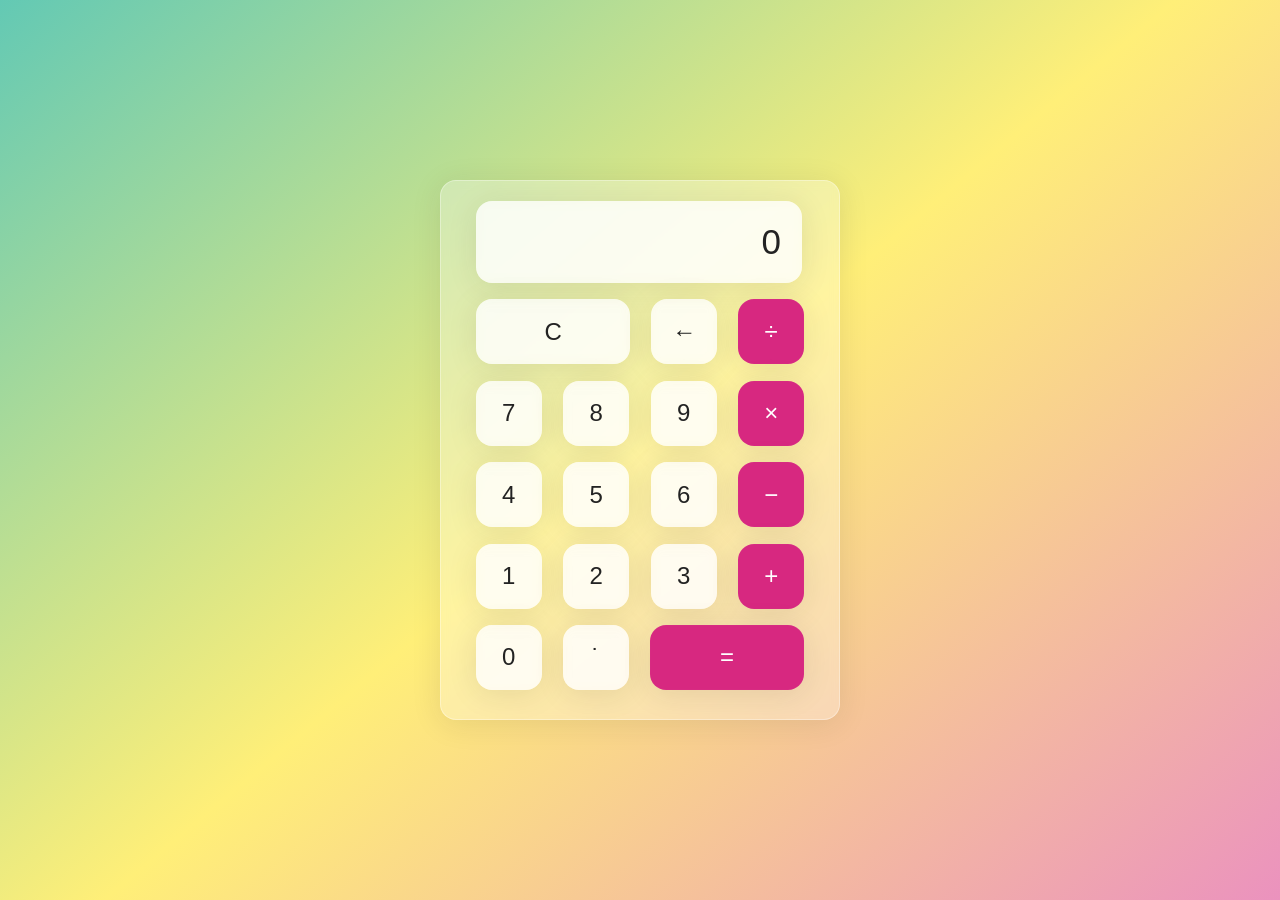
<file: 01_Calculator/index.html>
<!doctype html>
<html lang="en">
  <head>
    <meta charset="UTF-8" />
    <meta name="viewport" content="width=device-width, initial-scale=1.0" />
    <link rel="stylesheet" href="index.css" />
    <title>Calculator</title>
  </head>
  <body>
    <div class="wrapper">
      <section class="screen">0</section>
      <section class="calc-buttons">
        <div class="calc-button-row">
          <button class="calc-button double">C</button>
          <button class="calc-button">&larr;</button>
          <button class="calc-button">&divide;</button>
        </div>
        <div class="calc-button-row">
          <button class="calc-button">7</button>
          <button class="calc-button">8</button>
          <button class="calc-button">9</button>
          <button class="calc-button">&times;</button>
        </div>
        <div class="calc-button-row">
          <button class="calc-button">4</button>
          <button class="calc-button">5</button>
          <button class="calc-button">6</button>
          <button class="calc-button">&minus;</button>
        </div>
        <div class="calc-button-row">
          <button class="calc-button">1</button>
          <button class="calc-button">2</button>
          <button class="calc-button">3</button>
          <button class="calc-button">&plus;</button>
        </div>
        <div class="calc-button-row">
            <button class="calc-button">0</button>
            <button class="calc-button">&dot;</button>
            <button class="calc-button triple">&equals;</button>
        </div>
      </section>
    </div>
    <script type="module" src="index.js"></script>
  </body>
</html>
</file>
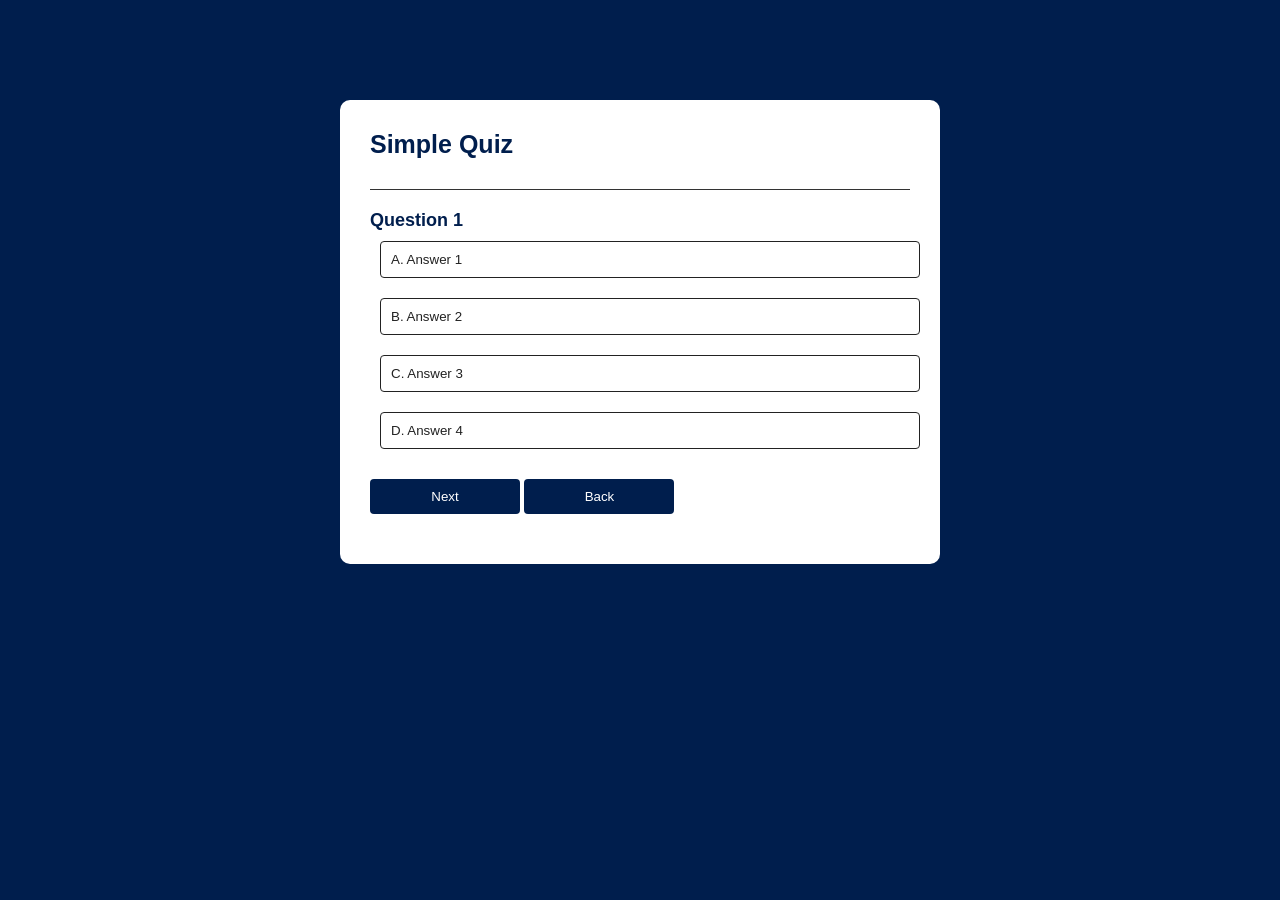
<file: 02_Quiz_App/index.html>
<!DOCTYPE html>
<html lang="en">
<head>
    <meta charset="UTF-8">
    <meta name="viewport" content="width=device-width, initial-scale=1.0">
    <link rel="stylesheet" href="style.css">
    <title>Quiz App</title>
</head>
<body>
    <div class="app">
        <h1>Simple Quiz</h1>
        <div class="quiz">
            <h2 id="question">Question goes here</h2>
            <div id="answer-buttons">
                <button class="btn">Answer 1</button>
                <button class="btn">Answer 2</button>
                <button class="btn">Answer 3</button>
                <button class="btn">Answer 4</button>
            </div>
            <button id="next-btn">Next</button>
            <button id="back-btn">Back</button>
        </div>
    </div>

    <script type="module" src="index.js"></script>
</body>
</html>
</file>
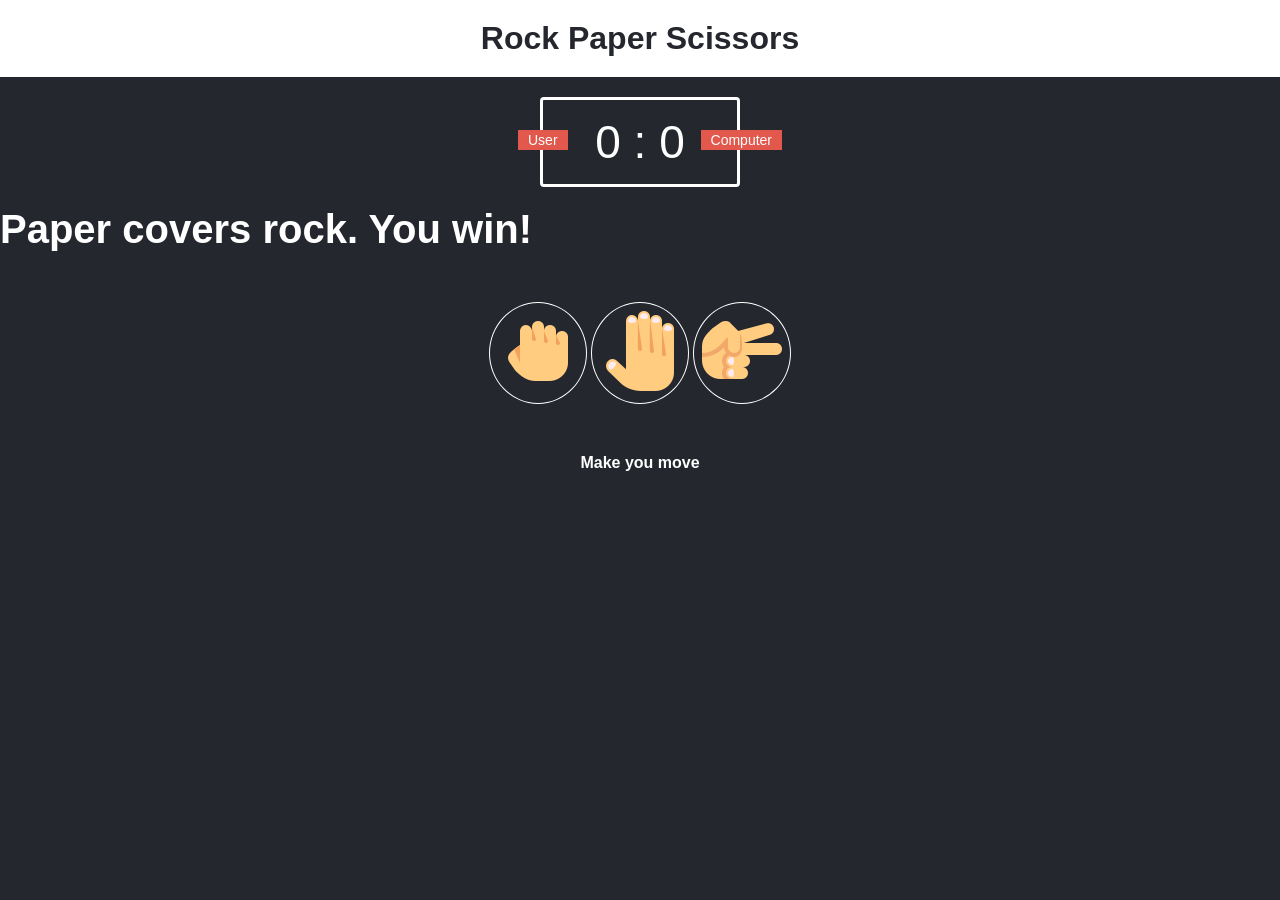
<file: 03_Rock_Paper_Scissors/index.html>
<!doctype html>
<html lang="en">
  <head>
    <meta charset="UTF-8" />
    <meta name="viewport" content="width=device-width, initial-scale=1.0" />
    <link rel="stylesheet" href="style.css">
    <title>Rock Paper Scissors</title>
  </head>
  <body>
    <header>
      <h1>Rock Paper Scissors</h1>
    </header>

    <div class="score-board">
      <div id="user-label" class="badge">User</div>
      <div id="computer-label" class="badge">Computer</div>
      <span id="user-score">0</span> : <span id="computer-score">0</span>
    </div>

    <div class="result">
      <p>Paper covers rock. You win!</p>
    </div>

    <div class="choices">
      <div class="choice" id="rock">
        <img src="./images/rock.png" alt="" />
      </div>
      <div class="choice" id="paper">
        <img src="./images/paper.png" alt="" />
      </div>
      <div class="choice" id="scissors">
        <img src="./images/scissors.png" alt="" />
      </div>
    </div>

    <p id="action-message">Make you move</p>

    <script type="module" src="index.js"></script>
  </body>
</html>
</file>
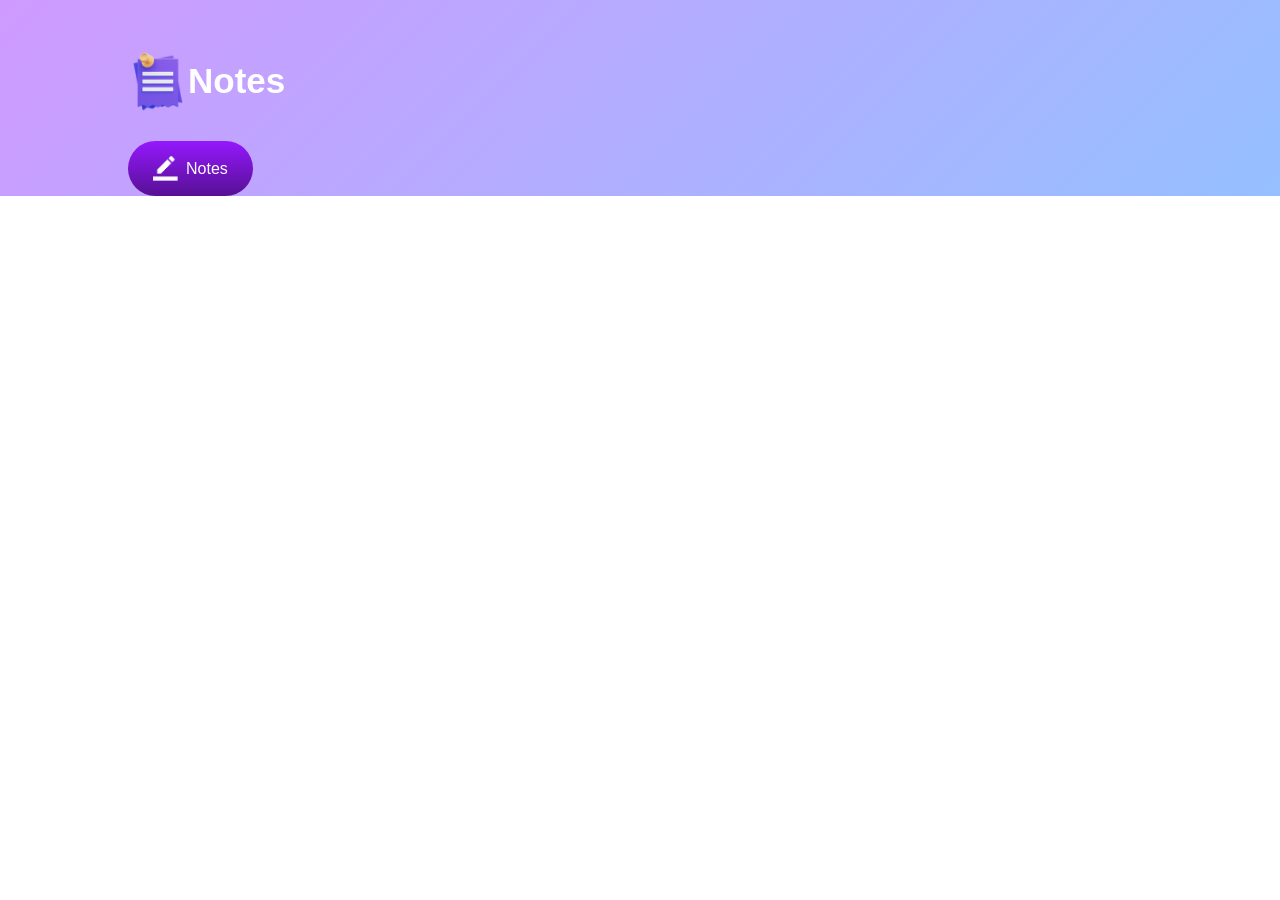
<file: 04_Note_App/index.html>
<!doctype html>
<html lang="en">
  <head>
    <meta charset="UTF-8" />
    <meta name="viewport" content="width=device-width, initial-scale=1.0" />
    <link rel="stylesheet" href="style.css" />
    <title>Note App</title>
  </head>
  <body>
    <div class="container">
      <h1><img src="images/notes.png" alt="" />Notes</h1>
      <button class="btn"><img src="images/edit.png" /> Notes</button>
      <div class="notes-container">
        <!-- <p contenteditable="true" class="input-box">
          <img src="images/delete.png" alt="" />
        </p> -->
      </div>
    </div>

    <script type="module" src="index.js"></script>
  </body>
</html>
</file>
<file: 01_Calculator/index.css>
html {
  box-sizing: border-box;
  height: 100%;
}

*,
*::before,
*::after {
  box-sizing: inherit;
  margin: 0;
  padding: 0;
}

body {
  align-items: center;
  background: linear-gradient(320deg, #eb92be, #ffef78, #63c9b4);
  display: flex;
  font-family: "Dosis", sans-serif;
  font-display: swap;
  height: inherit;
  justify-content: center;
}

.wrapper {
  backdrop-filter: blur(5.5px);
  -webkit-backdrop-filter: blur(5.5px);
  /* background: rgba(255, 255, 255, 0.75);
  border: 1px solid rgba(255, 255, 255, 0.01); */
  border-radius: 16px;
  box-shadow: 0 4px 30px rgba(35, 35, 35, 0.1);
  color: #232323;
  backdrop-filter: blur(4px);
  -webkit-backdrop-filter: blur(4px);
  background: rgba(255, 255, 255, 0.3);
  border: 1px solid rgba(255, 255, 255, 0.34);
  flex-basis: 400px;
  height: 540px;
  padding: 20px 35px;
}

.screen {
  backdrop-filter: blur(5.5px);
  -webkit-backdrop-filter: blur(5.5px);
  background: rgba(255, 255, 255, 0.75);
  border: 1px solid rgba(255, 255, 255, 0.01);
  border-radius: 16px;
  box-shadow: 0 4px 30px rgba(35, 35, 35, 0.1);
  color: #232323;
  font-size: 35px;
  overflow: auto;
  padding: 20px;
  text-align: right;
  width: 326px;
}

.calc-button-row {
  display: flex;
  justify-content: space-between;
  margin: 5% 0;
}

.calc-button {
  backdrop-filter: blur(5.5px);
  -webkit-backdrop-filter: blur(5.5px);
  background: rgba(255, 255, 255, 0.75);
  border: 1px solid rgba(255, 255, 255, 0.01);
  border-radius: 16px;
  box-shadow: 0 4px 30px rgba(35, 35, 35, 0.1);
  color: #232323;
  flex-basis: 20%;
  font-family: inherit;
  font-size: 24px;
  height: 65px;
}

.calc-button:last-child {
  backdrop-filter: blur(5.5px);
  -webkit-backdrop-filter: blur(5.5px);
  background: rgba(255, 255, 255, 0.75);
  border: 1px solid rgba(255, 255, 255, 0.01);
  border-radius: 16px;
  box-shadow: 0 4px 30px rgba(35, 35, 35, 0.1);
  color: #ffff;
  background: #d72880;
}

.calc-button:last-child:hover {
    background-color: inherit;
    color: inherit;
}

.calc-button:hover {
    background-color: inherit;
}

.calc-button:active {
    background-color: #ffef78;
}

.double {
    flex-basis: 47%;
}

.triple {
    flex-basis: 47%;
}
</file>
<file: 02_Quiz_App/style.css>
* {
    margin: 0;
    padding: 0;
    font-family: "Poppins", sans-serif;
    box-sizing: border-box;
}

body {
    background: #001e4d;
}   

.app {
    background: #fff;
    width: 90%;
    max-width: 600px;
    margin: 100px auto 0;
    border-radius: 10px;
    padding: 30px;
}

.app h1 {
    font-size: 25px;
    color: #001e4d;
    font-weight: 600;
    border-bottom: 1px solid #333;
    padding-bottom: 30px;
}

.quiz {
    padding: 20px 0;
}

.quiz h2 {
    font-size: 18px;
    color: #001e4d;
    font-weight: 600;
}

.btn {
    background: #fff;
    color: #222;
    font-weight: 500;
    width: 100%;
    border: 1px solid #222;
    padding: 10px;
    margin: 10px;
    text-align: left;
    border-radius: 4px;
    cursor: pointer;
    transition: all 0.3s;
}

.btn:hover {
    background: #222;
    color: #fff;
}

#next-btn, #back-btn {
    background: #001e4d;
    color: #fff;
    font-weight: 500;
    width: 150px;
    border: 0;
    padding: 10px;
    margin: 20px auto 0;
    border-radius: 4px;
    cursor: pointer;
}
</file>
<file: 03_Rock_Paper_Scissors/style.css>
* {
  margin: 0;
  padding: 0;
  box-sizing: border-box;
}

body {
  background-color: #24272e;
}

header {
  background: white;
  padding: 20px;
}

header > h1 {
  color: #25272e;
  text-align: center;
  font-family: Asap, sans-serif;
}

.score-board {
  border: 3px solid white;
  margin: 20px auto;
  width: 200px;
  color: white;
  font-size: 46px;
  border-radius: 4px;
  text-align: center;
  padding: 15px 20px;
  font-family: Asap, sans-serif;
  position: relative;
}

.badge {
  background: #e2584d;
  color: white;
  font-size: 14px;
  padding: 2px 10px;
  font-family: Asap, sans-serif;
}

#user-label {
  position: absolute;
  top: 30px;
  left: -25px;
}

#computer-label {
  position: absolute;
  top: 30px;
  right: -45px;
}

.result {
  font-size: 40px;
  color: white;
}

.result > p {
  align-items: center;
  font-weight: bold;
  font-family: Asap, sans-serif;
}

.choices {
  margin: 50px 0;
  text-align: center;
}

.choice {
  border: 1px solid white;
  border-radius: 50%;
  padding: 15 20px;
  display: inline-block;
  transition: all 0.3s ease;
}

.choice:hover {
  cursor: pointer;
  background: #24272e;
}

#action-message {
    text-align: center;
    color: white;
    font-family: Asap, sans-serif;
    font-weight: bold;
    
}
</file>
<file: 04_Note_App/style.css>
* {
  margin: 0;
  pad: 0;
  font-family: "Poppins", sans-serif;
  box-sizing: border-box;
}

.container {
  width: 100%;
  min-width: 100vh;
  background: linear-gradient(135deg, #cf9aff, #95c0ff);
  color: #fff;
  padding-top: 4%;
  padding-left: 10%;
}

.container h1 {
  display: flex;
  align-items: center;
  font-size: 35px;
  font-weight: 600;
}

.container h1 img {
  width: 60px;
}

.container button img {
  width: 25px;
  margin-right: 8px;
}

.container button {
  display: flex;
  align-items: center;
  background: linear-gradient(#9418fd, #571094);
  color: #fff;
  font-size: 16px;
  outline: 0;
  border: 0;
  border-radius: 40px;
  padding: 15px 25px;
  margin: 30px 0 20px;
  cursor: pointer;
}

.input-box {
  position: relative;
  width: 100%;
  max-width: 500px;
  min-height: 150px;
  background: #fff;
  color: #333;
  padding: 20px;
  margin: 20px 0;
  outline: none;
  border-radius: 5px;
}

.input-box img {
  width: 25px;
  position: absolute;
  bottom: 15px;
  right: 15px;
  cursor: pointer;
}
</file>
